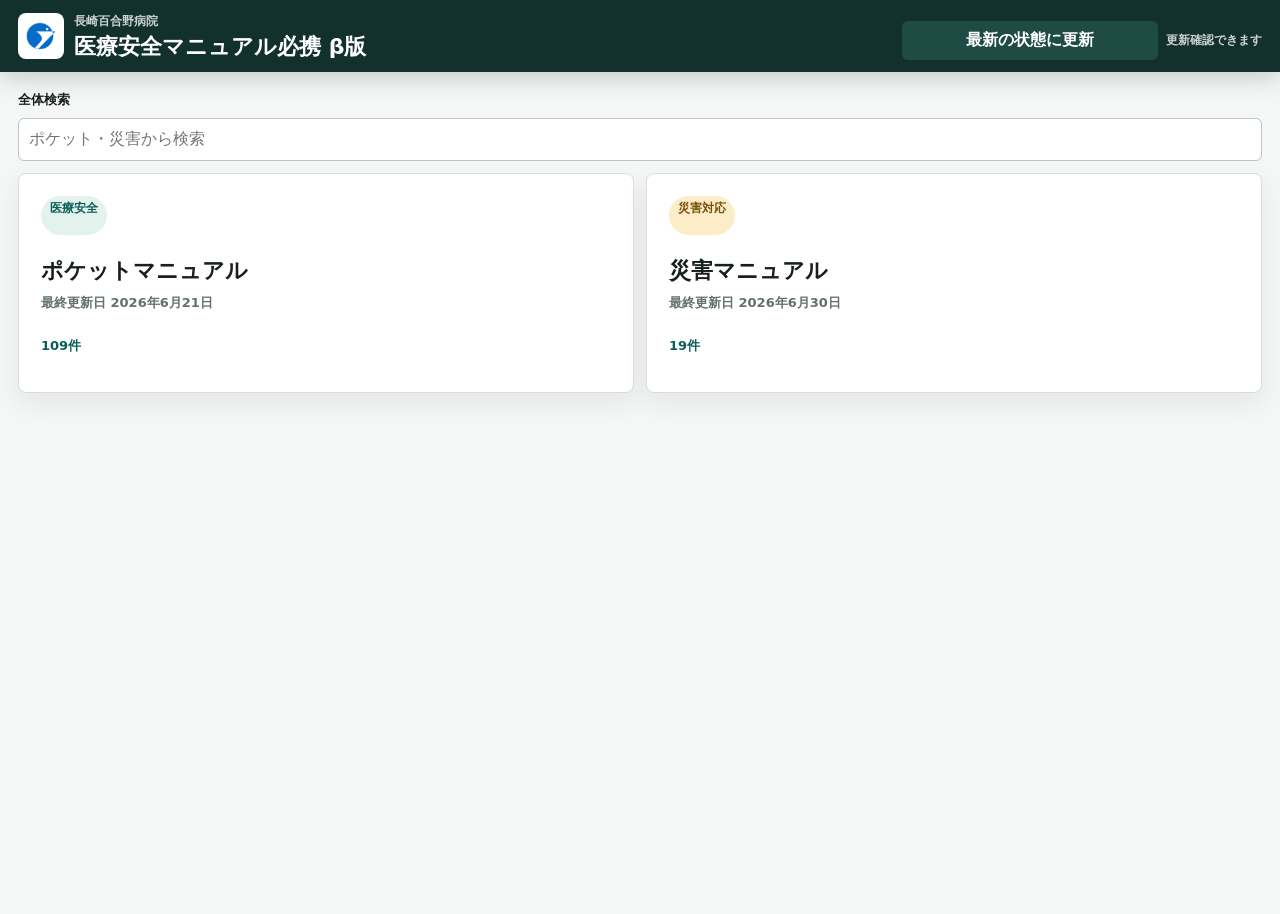
<file: index.html>
<!doctype html>
<html lang="ja">
  <head>
    <meta charset="utf-8">
    <meta name="viewport" content="width=device-width, initial-scale=1, viewport-fit=cover">
    <meta name="theme-color" content="#12312d">
    <meta name="apple-mobile-web-app-capable" content="yes">
    <meta name="apple-mobile-web-app-title" content="医療安全マニュアル必携 β版">
    <meta name="apple-mobile-web-app-status-bar-style" content="black-translucent">
    <title>医療安全マニュアル必携 β版</title>
    <link rel="manifest" href="manifest.webmanifest">
    <link rel="apple-touch-icon" href="icons/icon-192.png">
    <link rel="stylesheet" href="styles.css?v=20260630-cover0-v1">
  </head>
  <body>
    <header class="mobile-header">
      <div class="brand-lockup">
        <img class="brand-logo" src="assets/yurino-logo-clean.webp" alt="" aria-hidden="true">
        <div>
          <p class="eyebrow">長崎百合野病院</p>
          <h1>医療安全マニュアル必携 β版</h1>
        </div>
      </div>
      <button id="menuButton" class="menu-button" type="button" aria-expanded="false" aria-controls="headerMenu" aria-label="メニューを開く">
        <span aria-hidden="true"></span>
        <span aria-hidden="true"></span>
        <span aria-hidden="true"></span>
      </button>
      <div id="headerMenu" class="header-actions" hidden>
        <div class="header-nav">
          <button id="homeButton" class="home-button" type="button" hidden>ホーム</button>
        </div>
        <div class="pwa-actions" aria-label="アプリ管理">
          <button id="installButton" class="utility-button" type="button" hidden>インストール</button>
          <button id="updateButton" class="utility-button" type="button">最新の状態に更新</button>
          <span id="updateStatus" class="update-status" role="status">更新確認できます</span>
        </div>
        <div class="mode-tabs" role="tablist" aria-label="マニュアル切替" hidden>
          <button class="mode-tab is-active" type="button" data-mode="pocket">ポケット</button>
          <button class="mode-tab" type="button" data-mode="disaster">災害</button>
        </div>
      </div>
    </header>

    <main class="mobile-shell">
      <section id="homeView" class="home-view" aria-label="マニュアル選択">
        <div class="home-search">
          <label class="search-label" for="homeSearchInput">全体検索</label>
          <input id="homeSearchInput" type="search" placeholder="ポケット・災害から検索" autocomplete="off">
          <div id="homeSearchResults" class="home-search-results" aria-live="polite"></div>
        </div>
        <div class="manual-cards">
          <a class="manual-card pocket-card" href="#pocket" data-card-mode="pocket">
            <span class="manual-card-label">医療安全</span>
            <span class="manual-card-title">ポケットマニュアル</span>
            <span class="manual-card-meta" id="pocketUpdated">最終更新日 2026年6月21日</span>
            <span class="manual-card-count" id="pocketCount">0件</span>
          </a>
          <a class="manual-card disaster-card" href="#disaster" data-card-mode="disaster">
            <span class="manual-card-label">災害対応</span>
            <span class="manual-card-title">災害マニュアル</span>
            <span class="manual-card-meta" id="disasterUpdated">最終更新日 2026年6月22日</span>
            <span class="manual-card-count" id="disasterCount">0件</span>
          </a>
        </div>
      </section>

      <section id="manualView" class="manual-view" hidden>
        <section class="controls">
          <label class="search-label" for="searchInput">検索</label>
          <input id="searchInput" type="search" placeholder="キーワード" autocomplete="off">
          <div id="chapterField" class="chapter-field">
            <label class="chapter-label" for="chapterSelect">チャプター選択</label>
            <select id="chapterSelect" class="chapter-select" aria-label="章を選択"></select>
          </div>
        </section>

        <section class="manual-layout">
          <aside class="item-panel" aria-label="項目一覧">
            <div id="itemList" class="item-list"></div>
          </aside>

        </section>
      </section>
    </main>

    <script src="data/manuals.js?v=20260630-cover0-v1"></script>
    <script src="app.js?v=20260630-cover0-v1"></script>
  </body>
</html>
</file>
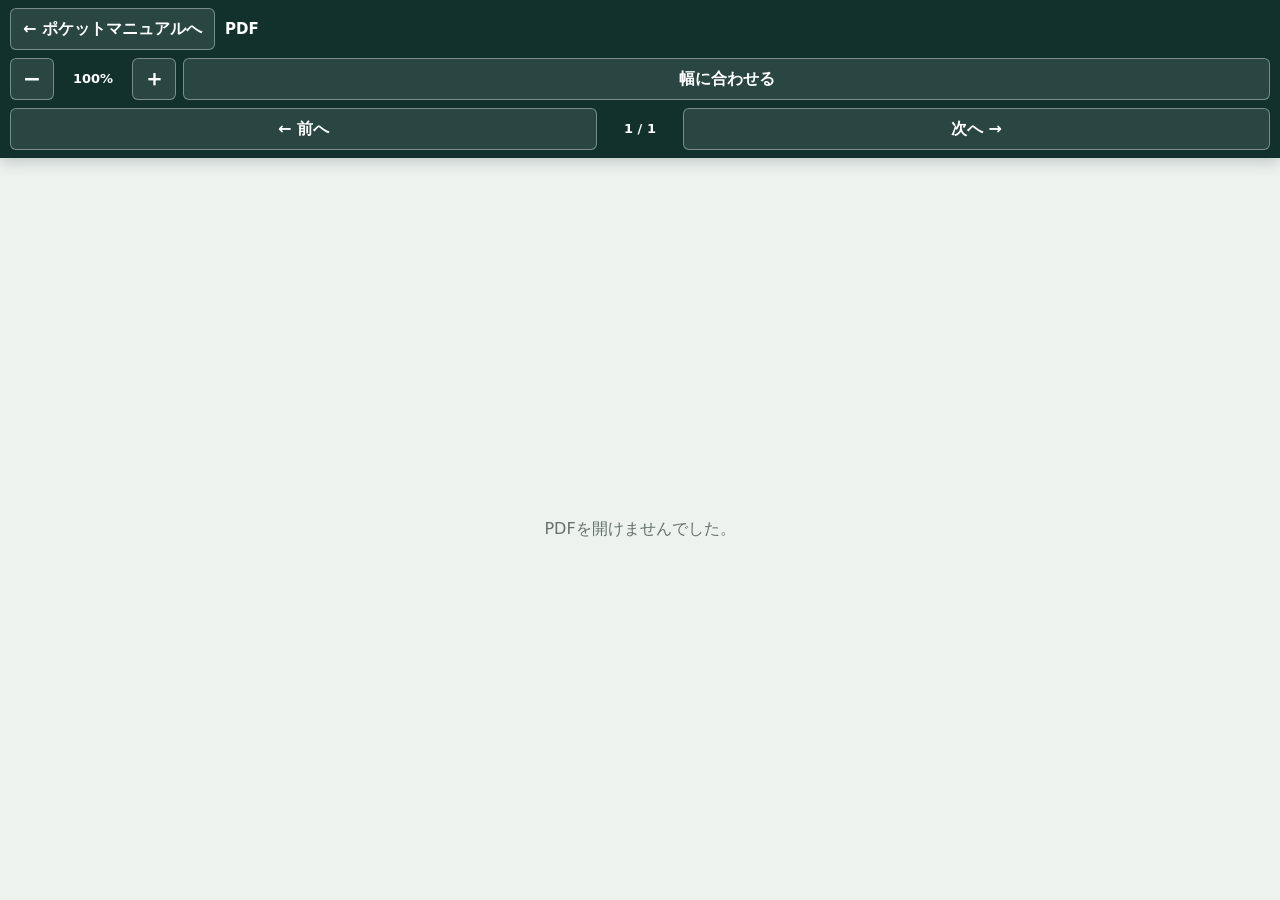
<file: pdf-viewer.html>
<!doctype html>
<html lang="ja">
  <head>
    <meta charset="utf-8">
    <meta name="viewport" content="width=device-width, initial-scale=1, viewport-fit=cover">
    <meta name="theme-color" content="#12312d">
    <title>PDF | 医療安全マニュアル必携 β版</title>
    <link rel="stylesheet" href="styles.css?v=20260630-cover0-v1">
  </head>
  <body class="pdf-page">
    <header class="pdf-page-header">
      <div class="pdf-page-heading">
        <button id="viewerBackButton" class="pdf-page-back" type="button">← 一覧へ</button>
        <h1 id="pdfTitle" class="pdf-page-title">PDF</h1>
      </div>
      <div class="pdf-zoom-controls" role="toolbar" aria-label="PDF拡大縮小">
        <button id="zoomOutButton" class="pdf-zoom-button" type="button" aria-label="縮小">−</button>
        <span id="zoomLabel" class="pdf-zoom-label" role="status">100%</span>
        <button id="zoomInButton" class="pdf-zoom-button" type="button" aria-label="拡大">＋</button>
        <button id="zoomFitButton" class="pdf-zoom-fit" type="button">幅に合わせる</button>
      </div>
      <div class="pdf-page-controls" role="group" aria-label="チャプター内のページ移動">
        <button id="previousPageButton" class="pdf-page-nav" type="button">← 前へ</button>
        <span id="pageLabel" class="pdf-page-label" role="status">1 / 1</span>
        <button id="nextPageButton" class="pdf-page-nav" type="button">次へ →</button>
      </div>
    </header>
    <main class="pdf-page-main">
      <div id="pdfCanvasScroll" class="pdf-canvas-scroll" aria-busy="true" tabindex="0">
        <div id="pdfPages" class="pdf-pages"></div>
      </div>
      <p id="pdfLoading" class="pdf-message">PDFを読み込んでいます…</p>
      <p id="pdfError" class="pdf-message" hidden>PDFを開けませんでした。</p>
    </main>
    <script src="data/manuals.js?v=20260630-cover0-v1"></script>
    <script type="module" src="pdf-viewer.js?v=20260630-cover0-v1"></script>
  </body>
</html>
</file>
<file: styles.css>
:root {
  --bg: #f5f7f6;
  --panel: #ffffff;
  --text: #17201c;
  --muted: #63716c;
  --line: #d7dfdb;
  --accent: #0f766e;
  --accent-dark: #0b5f59;
  --soft: #e4f2ee;
  --shadow: 0 10px 24px rgba(23, 32, 28, 0.08);
}

* {
  box-sizing: border-box;
}

[hidden] {
  display: none !important;
}

body {
  margin: 0;
  min-height: 100vh;
  background: var(--bg);
  color: var(--text);
  font-family: "Yu Gothic UI", "Meiryo", system-ui, sans-serif;
  line-height: 1.55;
}

.mobile-header {
  position: sticky;
  top: 0;
  z-index: 10;
  display: grid;
  grid-template-columns: minmax(0, 1fr) 44px;
  gap: 10px;
  padding: calc(12px + env(safe-area-inset-top)) 12px 12px;
  background: #12312d;
  color: #fff;
  box-shadow: 0 8px 20px rgba(18, 49, 45, 0.18);
}

.brand-lockup {
  display: grid;
  grid-template-columns: 46px minmax(0, 1fr);
  gap: 10px;
  align-items: center;
}

.menu-button {
  display: grid;
  width: 44px;
  height: 44px;
  place-content: center;
  gap: 5px;
  border: 1px solid rgba(255, 255, 255, 0.34);
  border-radius: 6px;
  background: rgba(255, 255, 255, 0.08);
}

.menu-button span {
  display: block;
  width: 22px;
  height: 2px;
  border-radius: 999px;
  background: #fff;
  transition: transform 160ms ease, opacity 160ms ease;
}

.menu-button[aria-expanded="true"] span:nth-child(1) {
  transform: translateY(7px) rotate(45deg);
}

.menu-button[aria-expanded="true"] span:nth-child(2) {
  opacity: 0;
}

.menu-button[aria-expanded="true"] span:nth-child(3) {
  transform: translateY(-7px) rotate(-45deg);
}

.brand-logo {
  width: 46px;
  height: 46px;
  border-radius: 8px;
  background: #fff;
  object-fit: contain;
  padding: 4px;
}

.eyebrow {
  margin: 0 0 2px;
  font-size: 12px;
  font-weight: 700;
  opacity: 0.78;
}

h1,
h2 {
  margin: 0;
  letter-spacing: 0;
}

h1 {
  font-size: 22px;
  line-height: 1.25;
}

.mode-tabs {
  display: grid;
  grid-template-columns: 1fr 1fr;
  gap: 8px;
}

.header-actions {
  grid-column: 1 / -1;
  display: grid;
  gap: 8px;
  padding-top: 10px;
  border-top: 1px solid rgba(255, 255, 255, 0.18);
}

.header-nav {
  display: grid;
  grid-template-columns: repeat(2, minmax(0, 1fr));
  gap: 8px;
}

button,
select,
input {
  font: inherit;
}

button {
  border: 0;
  cursor: pointer;
}

.mode-tab {
  min-height: 38px;
  border: 1px solid rgba(255, 255, 255, 0.34);
  border-radius: 6px;
  background: rgba(255, 255, 255, 0.08);
  color: #fff;
  font-weight: 700;
}

.mode-tab.is-active {
  border-color: #fff;
  background: #fff;
  color: #12312d;
}

.home-button {
  min-height: 38px;
  border: 1px solid rgba(255, 255, 255, 0.34);
  border-radius: 6px;
  background: rgba(255, 255, 255, 0.08);
  color: #fff;
  font-weight: 700;
}

.mobile-shell {
  padding: 12px;
}

.home-view {
  min-height: calc(100vh - 112px - env(safe-area-inset-top));
  display: grid;
  gap: 12px;
  align-items: start;
  align-content: start;
}

.home-search {
  display: grid;
  gap: 8px;
}

.home-search-results {
  display: grid;
  gap: 8px;
}

.home-result-button {
  width: 100%;
  min-height: 56px;
  border: 1px solid var(--line);
  border-radius: 6px;
  background: #fff;
  color: var(--text);
  padding: 9px 10px;
  text-align: left;
  box-shadow: 0 4px 12px rgba(23, 32, 28, 0.05);
}

.result-badge {
  display: inline-block;
  margin-bottom: 4px;
  border-radius: 999px;
  background: var(--soft);
  color: var(--accent-dark);
  padding: 2px 7px;
  font-size: 11px;
  font-weight: 700;
}

.manual-cards {
  display: grid;
  gap: 12px;
}

.manual-card {
  display: grid;
  gap: 8px;
  min-height: 168px;
  border: 1px solid var(--line);
  border-radius: 8px;
  background: var(--panel);
  color: var(--text);
  padding: 18px;
  text-decoration: none;
  box-shadow: var(--shadow);
}

.manual-card:active {
  transform: translateY(1px);
}

.manual-card-label {
  width: fit-content;
  border-radius: 999px;
  padding: 3px 9px;
  background: var(--soft);
  color: var(--accent-dark);
  font-size: 12px;
  font-weight: 700;
}

.manual-card-title {
  align-self: end;
  font-size: 22px;
  font-weight: 800;
  line-height: 1.3;
}

.manual-card-meta,
.manual-card-count {
  color: var(--muted);
  font-size: 13px;
  font-weight: 700;
}

.manual-card-count {
  color: var(--accent-dark);
}

.disaster-card .manual-card-label {
  background: #fdecc8;
  color: #755108;
}

.controls {
  display: grid;
  grid-template-columns: 1fr;
  gap: 8px;
  margin-bottom: 12px;
}

.search-label {
  font-size: 13px;
  font-weight: 700;
}

input[type="search"],
.chapter-select {
  width: 100%;
  min-height: 42px;
  border: 1px solid #b9c6c1;
  border-radius: 6px;
  background: #fff;
  color: var(--text);
  padding: 8px 10px;
}

input[type="search"]:focus,
.chapter-select:focus {
  border-color: var(--accent);
  outline: 3px solid rgba(15, 118, 110, 0.14);
}

.pwa-actions {
  display: grid;
  grid-template-columns: minmax(0, 1fr) auto;
  gap: 8px;
  align-items: center;
}

.utility-button {
  min-height: 38px;
  border-radius: 6px;
  background: #1f4b45;
  color: #fff;
  padding: 7px 10px;
  font-weight: 700;
}

.pwa-actions .utility-button {
  min-width: 132px;
}

.utility-button:disabled {
  cursor: wait;
  opacity: 0.72;
}

.update-status {
  min-height: 20px;
  color: rgba(255, 255, 255, 0.78);
  font-size: 12px;
  font-weight: 700;
  text-align: right;
}

.chapter-field {
  display: grid;
  gap: 4px;
}

.chapter-label {
  font-size: 13px;
  font-weight: 700;
}

.manual-layout {
  display: grid;
  gap: 12px;
}

.item-panel {
  border: 1px solid var(--line);
  border-radius: 0;
  background: var(--panel);
  box-shadow: var(--shadow);
  overflow: hidden;
}

.item-list {
  display: grid;
  gap: 8px;
  max-height: calc(100vh - 226px - env(safe-area-inset-top));
  overflow: auto;
  padding: 10px;
}

.item-button {
  width: 100%;
  min-height: 46px;
  border: 1px solid var(--line);
  border-radius: 6px;
  background: #fff;
  color: var(--text);
  padding: 8px 10px;
  text-align: left;
}

.item-button.is-active {
  border-color: var(--accent);
  background: var(--soft);
  color: var(--accent-dark);
}

.item-title {
  display: block;
  font-weight: 700;
  line-height: 1.4;
}

.item-meta {
  display: block;
  margin-top: 2px;
  color: var(--muted);
  font-size: 12px;
}

.pdf-page {
  display: flex;
  height: 100dvh;
  flex-direction: column;
  overflow: hidden;
}

.pdf-page-header {
  position: relative;
  z-index: 2;
  display: grid;
  flex: 0 0 auto;
  gap: 8px;
  padding: calc(8px + env(safe-area-inset-top)) 10px 8px;
  background: #12312d;
  color: #fff;
  box-shadow: 0 4px 14px rgba(18, 49, 45, 0.22);
}

.pdf-page-heading {
  display: grid;
  grid-template-columns: auto minmax(0, 1fr);
  gap: 10px;
  align-items: center;
}

.pdf-page-back,
.pdf-zoom-button,
.pdf-zoom-fit {
  min-height: 42px;
  border: 1px solid rgba(255, 255, 255, 0.38);
  border-radius: 6px;
  background: rgba(255, 255, 255, 0.1);
  color: #fff;
  font-weight: 700;
}

.pdf-page-back {
  padding: 7px 12px;
}

.pdf-page-title {
  overflow: hidden;
  font-size: 15px;
  line-height: 1.35;
  text-overflow: ellipsis;
  white-space: nowrap;
}

.pdf-zoom-controls {
  display: grid;
  grid-template-columns: 44px 64px 44px minmax(108px, 1fr);
  gap: 7px;
  align-items: center;
}

.pdf-zoom-button {
  padding: 0;
  font-size: 22px;
  line-height: 1;
}

.pdf-zoom-button:disabled {
  opacity: 0.45;
}

.pdf-zoom-fit {
  padding: 6px 10px;
}

.pdf-zoom-label {
  font-size: 13px;
  font-weight: 700;
  text-align: center;
}
.pdf-page-controls {
  display: grid;
  grid-template-columns: minmax(96px, 1fr) auto minmax(96px, 1fr);
  gap: 7px;
  align-items: center;
}

.manual-item-controls {
  display: grid;
  grid-template-columns: minmax(96px, 1fr) auto minmax(96px, 1fr);
  gap: 7px;
  align-items: center;
  padding: 7px;
  border-radius: 8px;
  background: rgba(255, 255, 255, 0.1);
}

.manual-item-nav {
  min-height: 42px;
  border: 1px solid rgba(255, 255, 255, 0.48);
  border-radius: 6px;
  background: #f5faf8;
  color: #12312d;
  padding: 6px 10px;
  font-weight: 800;
}

.manual-item-nav:disabled {
  opacity: 0.42;
}

.manual-item-label {
  min-width: 82px;
  font-size: 13px;
  font-weight: 700;
  text-align: center;
}

.pdf-page-nav {
  min-height: 42px;
  border: 1px solid rgba(255, 255, 255, 0.38);
  border-radius: 6px;
  background: rgba(255, 255, 255, 0.1);
  color: #fff;
  padding: 6px 10px;
  font-weight: 700;
}

.pdf-page-nav:disabled {
  opacity: 0.45;
}

.pdf-page-label {
  min-width: 72px;
  font-size: 13px;
  font-weight: 700;
  text-align: center;
}

.pdf-page-main {
  position: relative;
  min-height: 0;
  flex: 1 1 auto;
  overflow: hidden;
  background: #dfe5e2;
}

.pdf-canvas-scroll {
  width: 100%;
  height: 100%;
  overflow: auto;
  overscroll-behavior: contain;
  touch-action: none;
  cursor: grab;
  -webkit-overflow-scrolling: touch;
}

.pdf-canvas-scroll:active {
  cursor: grabbing;
}

.pdf-pages {
  display: grid;
  width: max-content;
  min-width: 100%;
  gap: 12px;
  justify-items: center;
  padding: 8px;
  transform-origin: center top;
}

.pdf-page-sheet {
  position: relative;
  overflow: hidden;
  background: #fff;
  box-shadow: 0 3px 12px rgba(23, 32, 28, 0.2);
}

.pdf-page-canvas {
  display: block;
}

.pdf-page-placeholder {
  position: absolute;
  inset: 0;
  display: grid;
  place-content: center;
  color: var(--muted);
  font-size: 13px;
}

.pdf-page-sheet.has-render-error::after {
  content: "このページを表示できませんでした";
  position: absolute;
  inset: 0;
  display: grid;
  place-content: center;
  color: #9b2c2c;
}

.pdf-message {
  position: absolute;
  inset: 0;
  display: grid;
  margin: 0;
  place-content: center;
  background: #eef2ef;
  color: var(--muted);
  padding: 24px;
  text-align: center;
}

.empty-message {
  padding: 18px;
  color: var(--muted);
}

@media (min-width: 760px) {
  .mobile-header {
    grid-template-columns: 1fr minmax(260px, 360px);
    align-items: end;
    padding-left: 18px;
    padding-right: 18px;
  }

  .menu-button {
    display: none;
  }

  .header-actions {
    grid-column: 2;
    padding-top: 0;
    border-top: 0;
  }

  .mobile-shell {
    padding: 18px;
  }

  .home-view {
    min-height: calc(100vh - 94px - env(safe-area-inset-top));
    align-items: center;
  }

  .manual-cards {
    grid-template-columns: repeat(2, minmax(0, 1fr));
  }

  .manual-card {
    min-height: 220px;
    padding: 22px;
  }

  .controls {
    grid-template-columns: minmax(240px, 1fr) minmax(260px, 420px);
    align-items: end;
  }

  .search-label {
    grid-column: auto;
  }

  .manual-layout {
    grid-template-columns: 1fr;
  }

  .item-list {
    max-height: calc(100vh - 188px);
  }

}
</file>
